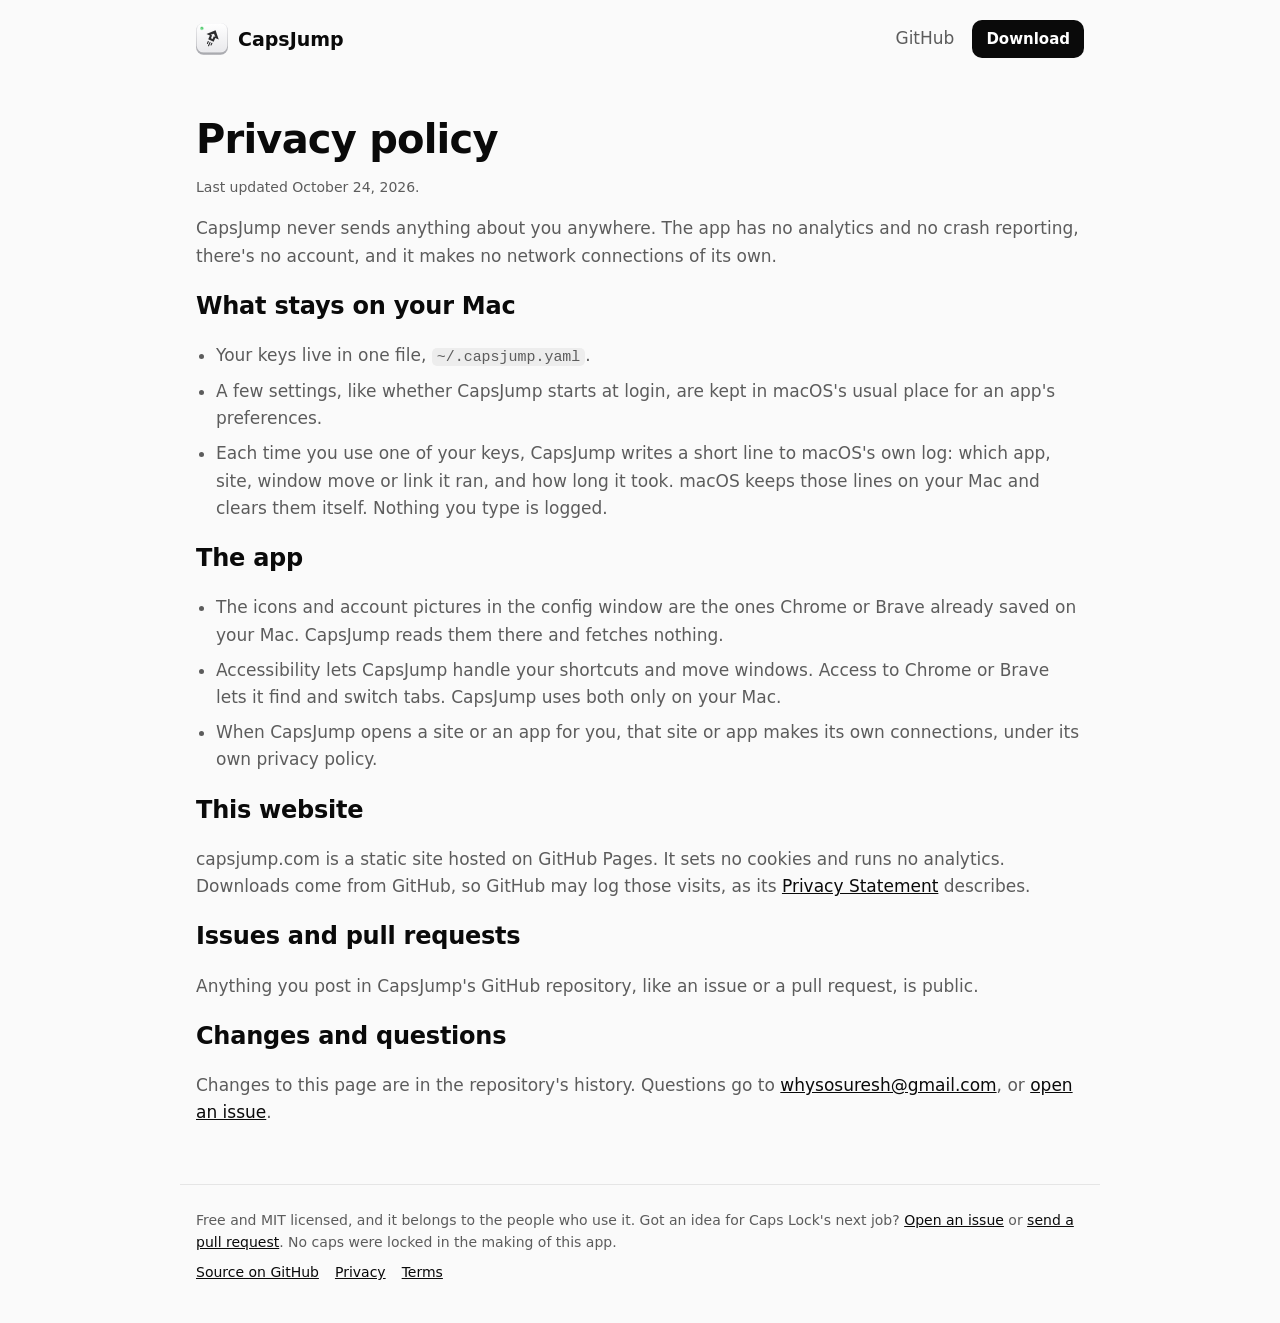
<file: site/privacy.html>
<!doctype html>
<!-- CapsJump's privacy policy. Every claim here matches the app's source; re-check it whenever the app
     changes what it keeps or sends.
     Shares index.html's header, footer and style.css; a change to them goes into all three pages. -->
<html lang="en">
<head>
  <meta charset="utf-8">
  <meta name="viewport" content="width=device-width, initial-scale=1">
  <title>Privacy policy · CapsJump</title>
  <meta name="description" content="CapsJump's privacy policy: the app sends nothing anywhere, and this page says what stays on your Mac.">
  <link rel="icon" href="icon.svg" type="image/svg+xml">
  <link rel="apple-touch-icon" href="icon.png">
  <link rel="stylesheet" href="style.css">
</head>
<body>
  <header class="bar">
    <a class="brand" href="./"><img src="icon.svg" alt="" width="32" height="32"> CapsJump</a>
    <nav class="bar-links">
      <a class="bar-link" href="https://github.com/whysosuresh/capsjump">GitHub</a>
      <a class="bar-download" href="https://github.com/whysosuresh/capsjump/releases/latest">Download</a>
    </nav>
  </header>

  <main>
    <section class="page">
      <h1>Privacy policy</h1>
      <p class="fine">Last updated October 24, 2026.</p>
      <p>CapsJump never sends anything about you anywhere. The app has no analytics and no crash reporting, there's no account, and it makes no network connections of its own.</p>

      <h2>What stays on your Mac</h2>
      <ul>
        <li>Your keys live in one file, <code>~/.capsjump.yaml</code>.</li>
        <li>A few settings, like whether CapsJump starts at login, are kept in macOS's usual place for an app's preferences.</li>
        <li>Each time you use one of your keys, CapsJump writes a short line to macOS's own log: which app, site, window move or link it ran, and how long it took. macOS keeps those lines on your Mac and clears them itself. Nothing you type is logged.</li>
      </ul>

      <h2>The app</h2>
      <ul>
        <li>The icons and account pictures in the config window are the ones Chrome or Brave already saved on your Mac. CapsJump reads them there and fetches nothing.</li>
        <li>Accessibility lets CapsJump handle your shortcuts and move windows. Access to Chrome or Brave lets it find and switch tabs. CapsJump uses both only on your Mac.</li>
        <li>When CapsJump opens a site or an app for you, that site or app makes its own connections, under its own privacy policy.</li>
      </ul>

      <h2>This website</h2>
      <p>capsjump.com is a static site hosted on GitHub Pages. It sets no cookies and runs no analytics. Downloads come from GitHub, so GitHub may log those visits, as its <a href="https://docs.github.com/en/site-policy/privacy-policies/github-general-privacy-statement">Privacy Statement</a> describes.</p>

      <h2>Issues and pull requests</h2>
      <p>Anything you post in CapsJump's GitHub repository, like an issue or a pull request, is public.</p>

      <h2>Changes and questions</h2>
      <p>Changes to this page are in the repository's history. Questions go to <a href="mailto:whysosuresh@gmail.com">whysosuresh@gmail.com</a>, or <a href="https://github.com/whysosuresh/capsjump/issues">open an issue</a>.</p>
    </section>
  </main>

  <footer class="foot">
    <span>Free and MIT licensed, and it belongs to the people who use it. Got an idea for Caps Lock's next job? <a href="https://github.com/whysosuresh/capsjump/issues">Open an issue</a> or <a href="https://github.com/whysosuresh/capsjump/pulls">send a pull request</a>. No caps were locked in the making of this app.</span>
    <nav class="foot-links">
      <a href="https://github.com/whysosuresh/capsjump">Source on GitHub</a>
      <a href="privacy.html">Privacy</a>
      <a href="terms.html">Terms</a>
    </nav>
  </footer>
</body>
</html>
</file>
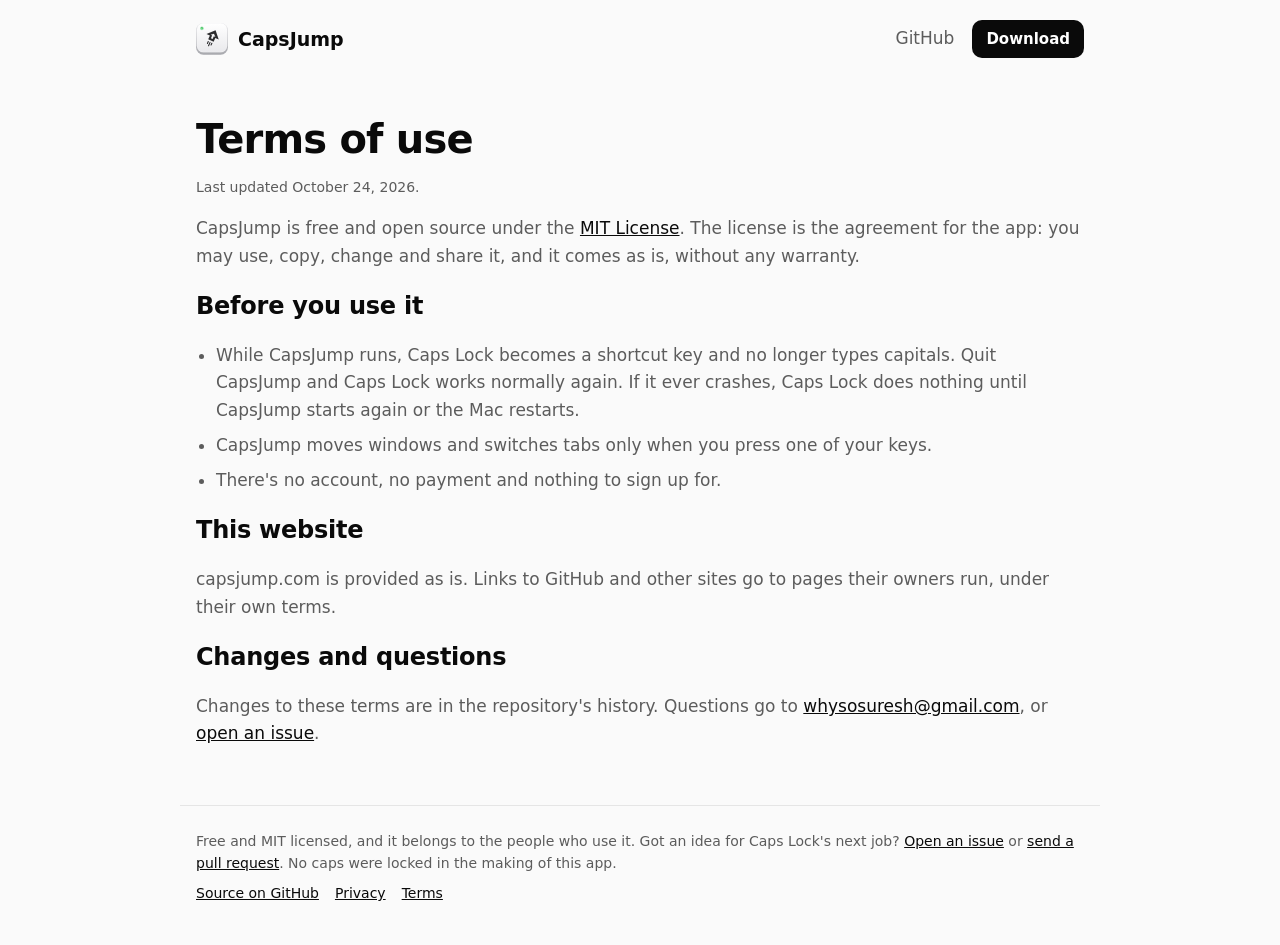
<file: site/terms.html>
<!doctype html>
<!-- CapsJump's terms of use: the MIT License, and what to know before running the app.
     Shares index.html's header, footer and style.css; a change to them goes into all three pages. -->
<html lang="en">
<head>
  <meta charset="utf-8">
  <meta name="viewport" content="width=device-width, initial-scale=1">
  <title>Terms of use · CapsJump</title>
  <meta name="description" content="CapsJump's terms of use: free and open source under the MIT License, provided as is.">
  <link rel="icon" href="icon.svg" type="image/svg+xml">
  <link rel="apple-touch-icon" href="icon.png">
  <link rel="stylesheet" href="style.css">
</head>
<body>
  <header class="bar">
    <a class="brand" href="./"><img src="icon.svg" alt="" width="32" height="32"> CapsJump</a>
    <nav class="bar-links">
      <a class="bar-link" href="https://github.com/whysosuresh/capsjump">GitHub</a>
      <a class="bar-download" href="https://github.com/whysosuresh/capsjump/releases/latest">Download</a>
    </nav>
  </header>

  <main>
    <section class="page">
      <h1>Terms of use</h1>
      <p class="fine">Last updated October 24, 2026.</p>
      <p>CapsJump is free and open source under the <a href="https://github.com/whysosuresh/capsjump/blob/main/LICENSE">MIT License</a>. The license is the agreement for the app: you may use, copy, change and share it, and it comes as is, without any warranty.</p>

      <h2>Before you use it</h2>
      <ul>
        <li>While CapsJump runs, Caps Lock becomes a shortcut key and no longer types capitals. Quit CapsJump and Caps Lock works normally again. If it ever crashes, Caps Lock does nothing until CapsJump starts again or the Mac restarts.</li>
        <li>CapsJump moves windows and switches tabs only when you press one of your keys.</li>
        <li>There's no account, no payment and nothing to sign up for.</li>
      </ul>

      <h2>This website</h2>
      <p>capsjump.com is provided as is. Links to GitHub and other sites go to pages their owners run, under their own terms.</p>

      <h2>Changes and questions</h2>
      <p>Changes to these terms are in the repository's history. Questions go to <a href="mailto:whysosuresh@gmail.com">whysosuresh@gmail.com</a>, or <a href="https://github.com/whysosuresh/capsjump/issues">open an issue</a>.</p>
    </section>
  </main>

  <footer class="foot">
    <span>Free and MIT licensed, and it belongs to the people who use it. Got an idea for Caps Lock's next job? <a href="https://github.com/whysosuresh/capsjump/issues">Open an issue</a> or <a href="https://github.com/whysosuresh/capsjump/pulls">send a pull request</a>. No caps were locked in the making of this app.</span>
    <nav class="foot-links">
      <a href="https://github.com/whysosuresh/capsjump">Source on GitHub</a>
      <a href="privacy.html">Privacy</a>
      <a href="terms.html">Terms</a>
    </nav>
  </footer>
</body>
</html>
</file>
<file: site/style.css>
/* CapsJump's website: black and white, in light and dark; a single column that narrows to a
   phone; a real recording of the keys at work under the headline (paused for reduced motion); and
   pictures of the app, each in the visitor's own look. */

:root {
  --bg: #fafafa;
  --surface: #ffffff;
  --ink: #0a0a0a;
  --muted: #5c5c5c;
  --line: #e5e5e5;
  --accent: #0a0a0a;
  --accent-ink: #ffffff;
  --accent-soft: #ededed;
  --key: #ffffff;
  --code-bg: #0a0a0a;
  --code-ink: #f1f1f1;
  --shadow: rgba(0, 0, 0, 0.16);
  color-scheme: light;
}

@media (prefers-color-scheme: dark) {
  :root:not([data-theme="light"]) {
    --bg: #0a0a0a;
    --surface: #161616;
    --ink: #f1f1f1;
    --muted: #a3a3a3;
    --line: #2a2a2a;
    --accent: #f1f1f1;
    --accent-ink: #0a0a0a;
    --accent-soft: #262626;
    --key: #1f1f1f;
    --code-bg: #000000;
    --code-ink: #f1f1f1;
    --shadow: rgba(0, 0, 0, 0.6);
    color-scheme: dark;
  }
}

:root[data-theme="dark"] {
  --bg: #0a0a0a;
  --surface: #161616;
  --ink: #f1f1f1;
  --muted: #a3a3a3;
  --line: #2a2a2a;
  --accent: #f1f1f1;
  --accent-ink: #0a0a0a;
  --accent-soft: #262626;
  --key: #1f1f1f;
  --code-bg: #000000;
  --code-ink: #f1f1f1;
  --shadow: rgba(0, 0, 0, 0.6);
  color-scheme: dark;
}

* { box-sizing: border-box; }

body {
  margin: 0;
  background: var(--bg);
  color: var(--ink);
  font: 17px/1.6 -apple-system, BlinkMacSystemFont, "SF Pro Text", "Segoe UI", system-ui, sans-serif;
  -webkit-font-smoothing: antialiased;
}

a { color: var(--accent); }
code, pre, kbd { font-family: ui-monospace, "SF Mono", Menlo, Consolas, monospace; }

.bar, main, .foot {
  max-width: 920px;
  margin: 0 auto;
  padding-left: 16px;
  padding-right: 16px;
}

.bar {
  display: flex;
  align-items: center;
  justify-content: space-between;
  padding-top: 20px;
  padding-bottom: 20px;
}
.brand {
  display: flex;
  align-items: center;
  gap: 10px;
  color: var(--ink);
  font-weight: 700;
  font-size: 19px;
  text-decoration: none;
}
.bar-link { color: var(--muted); text-decoration: none; font-weight: 500; }
.bar-link:hover { color: var(--ink); }

section { padding: 40px 0; }

.hero { padding-top: 48px; text-align: center; }
h1 {
  margin: 0 0 16px;
  font-size: clamp(36px, 7vw, 64px);
  line-height: 1.05;
  letter-spacing: -0.02em;
}
.lede {
  max-width: 640px;
  margin: 0 auto 28px;
  color: var(--muted);
  font-size: clamp(17px, 2.4vw, 20px);
}
/* Download and Homebrew share a row when there is room; command-copy styles also serve the agent section. */
.install-actions {
  display: flex;
  flex-wrap: wrap;
  align-items: center;
  justify-content: center;
  gap: 12px;
}
.install-actions .install-line { min-width: 0; }
.download-link {
  display: inline-flex;
  align-items: center;
  justify-content: center;
  padding: 12px 18px;
  border: 1px solid var(--accent);
  border-radius: 12px;
  background: var(--accent);
  color: var(--accent-ink);
  font-weight: 600;
  text-decoration: none;
}
.download-link:hover { text-decoration: underline; }
.download-link:focus-visible {
  outline: 3px solid var(--accent);
  outline-offset: 4px;
}
.install-line {
  display: inline-flex;
  align-items: center;
  max-width: 100%;
  gap: 8px;
  padding: 8px 8px 8px 16px;
  border: 1px solid var(--line);
  border-radius: 12px;
  background: var(--surface);
}
.install-line code { font-size: 15px; overflow-x: auto; white-space: nowrap; }
.copy {
  flex: none;
  padding: 8px 14px;
  border: 0;
  border-radius: 8px;
  background: var(--accent);
  color: var(--accent-ink);
  font: inherit;
  font-size: 14px;
  font-weight: 600;
  cursor: pointer;
}
.fine { color: var(--muted); font-size: 14px; }

h2 { margin: 0 0 12px; font-size: 24px; letter-spacing: -0.01em; }
h3 { margin: 28px 0 8px; font-size: 18px; }

kbd {
  display: inline-block;
  padding: 1px 7px;
  border: 1px solid var(--line);
  border-bottom-width: 3px;
  border-radius: 6px;
  background: var(--key);
  color: var(--ink);
  font-size: 0.85em;
  line-height: 1.4;
}

/* The demo: a real recording of CapsJump, wider than the text column so the windows read at a
   glance, with its own taller cut on phones. One look serves both themes: a dark stage reads as a
   device on the light page. Paused by default; the page's script starts it unless the visitor
   asked for reduced motion, and the button pauses it at any time. */
.hero-video {
  position: relative;
  width: min(1120px, calc(100vw - 32px));
  margin: 8px 0 28px 50%;
  transform: translateX(-50%);
}
.hero-video video {
  display: block;
  width: 100%;
  aspect-ratio: 16 / 9;
  border-radius: 18px;
  background: #1c1c1e;
  box-shadow: 0 24px 60px var(--shadow);
}
.video-toggle {
  position: absolute;
  right: 14px;
  top: 14px;
  padding: 6px 12px;
  border: 0;
  border-radius: 999px;
  background: rgba(255, 255, 255, 0.14);
  color: #f5f5f7;
  font: inherit;
  font-size: 13px;
  font-weight: 600;
  cursor: pointer;
  backdrop-filter: blur(8px);
}
.video-toggle:focus-visible { outline: 3px solid #f5f5f7; outline-offset: 2px; }
.hero-video figcaption { max-width: 640px; margin: 12px auto 0; color: var(--muted); font-size: 14px; }

/* The bar carries Download too, so it stays in the first screen above the video. */
.bar-links { display: flex; align-items: center; gap: 18px; }
.bar-download {
  padding: 7px 14px;
  border-radius: 10px;
  background: var(--accent);
  color: var(--accent-ink);
  font-weight: 600;
  font-size: 15px;
  text-decoration: none;
}
.bar-download:hover { text-decoration: underline; }
.bar-download:focus-visible { outline: 3px solid var(--accent); outline-offset: 3px; }

/* The four panels. */
.panels {
  display: grid;
  grid-template-columns: repeat(2, minmax(0, 1fr));
  gap: 16px;
}
.panels article {
  padding: 22px;
  border: 1px solid var(--line);
  border-radius: 16px;
  background: var(--surface);
}
.panels h2 { font-size: 19px; margin-bottom: 8px; }
.panels p { margin: 0; color: var(--muted); }

/* The app, as it looks: window captures at 2x, with the shadow macOS would draw. */
.see { text-align: center; }
.see-lede { max-width: 640px; margin: 0 auto 28px; color: var(--muted); }
.shot { margin: 0 auto 36px; }
.shot img {
  display: block;
  width: 100%;
  height: auto;
  margin: 0 auto;
  filter: drop-shadow(0 14px 32px var(--shadow));
}
.shot-small { max-width: 480px; }
.shot figcaption {
  max-width: 600px;
  margin: 14px auto 0;
  color: var(--muted);
  font-size: 15px;
}

pre {
  margin: 16px 0;
  padding: 18px 20px;
  border-radius: 14px;
  background: var(--code-bg);
  color: var(--code-ink);
  font-size: 14px;
  line-height: 1.55;
  overflow-x: auto;
}
p code, li code {
  padding: 1px 5px;
  border-radius: 5px;
  background: var(--accent-soft);
  font-size: 0.88em;
}
.config p, .agent p, .install p, .install li, .notes li, .page p, .page li { color: var(--muted); }
.prompt {
  margin: 12px 0 0;
  padding: 12px 16px;
  border-left: 3px solid var(--accent);
  border-radius: 0 12px 12px 0;
  background: var(--surface);
  font-size: 17px;
}
.install ol, .notes ul, .page ul { padding-left: 20px; }
.install li, .notes li, .page li { margin-bottom: 8px; }
.notes strong { color: var(--ink); }

/* The privacy and terms pages: a plain title, then the same muted text and lists as above. */
.page h1 { font-size: clamp(30px, 5vw, 40px); }

.foot {
  display: flex;
  flex-wrap: wrap;
  justify-content: space-between;
  gap: 8px;
  padding-top: 24px;
  padding-bottom: 40px;
  border-top: 1px solid var(--line);
  color: var(--muted);
  font-size: 14px;
}
.foot-links { display: flex; gap: 16px; }

@media (max-width: 640px) {
  .hero-video video { aspect-ratio: 4 / 5; }
  section { padding: 28px 0; }
  .hero { padding-top: 24px; }
  .panels { grid-template-columns: 1fr; }
  .shot { margin-bottom: 28px; }
  .install-line { display: flex; }
  .install-line code { font-size: 13px; }
}
</file>
